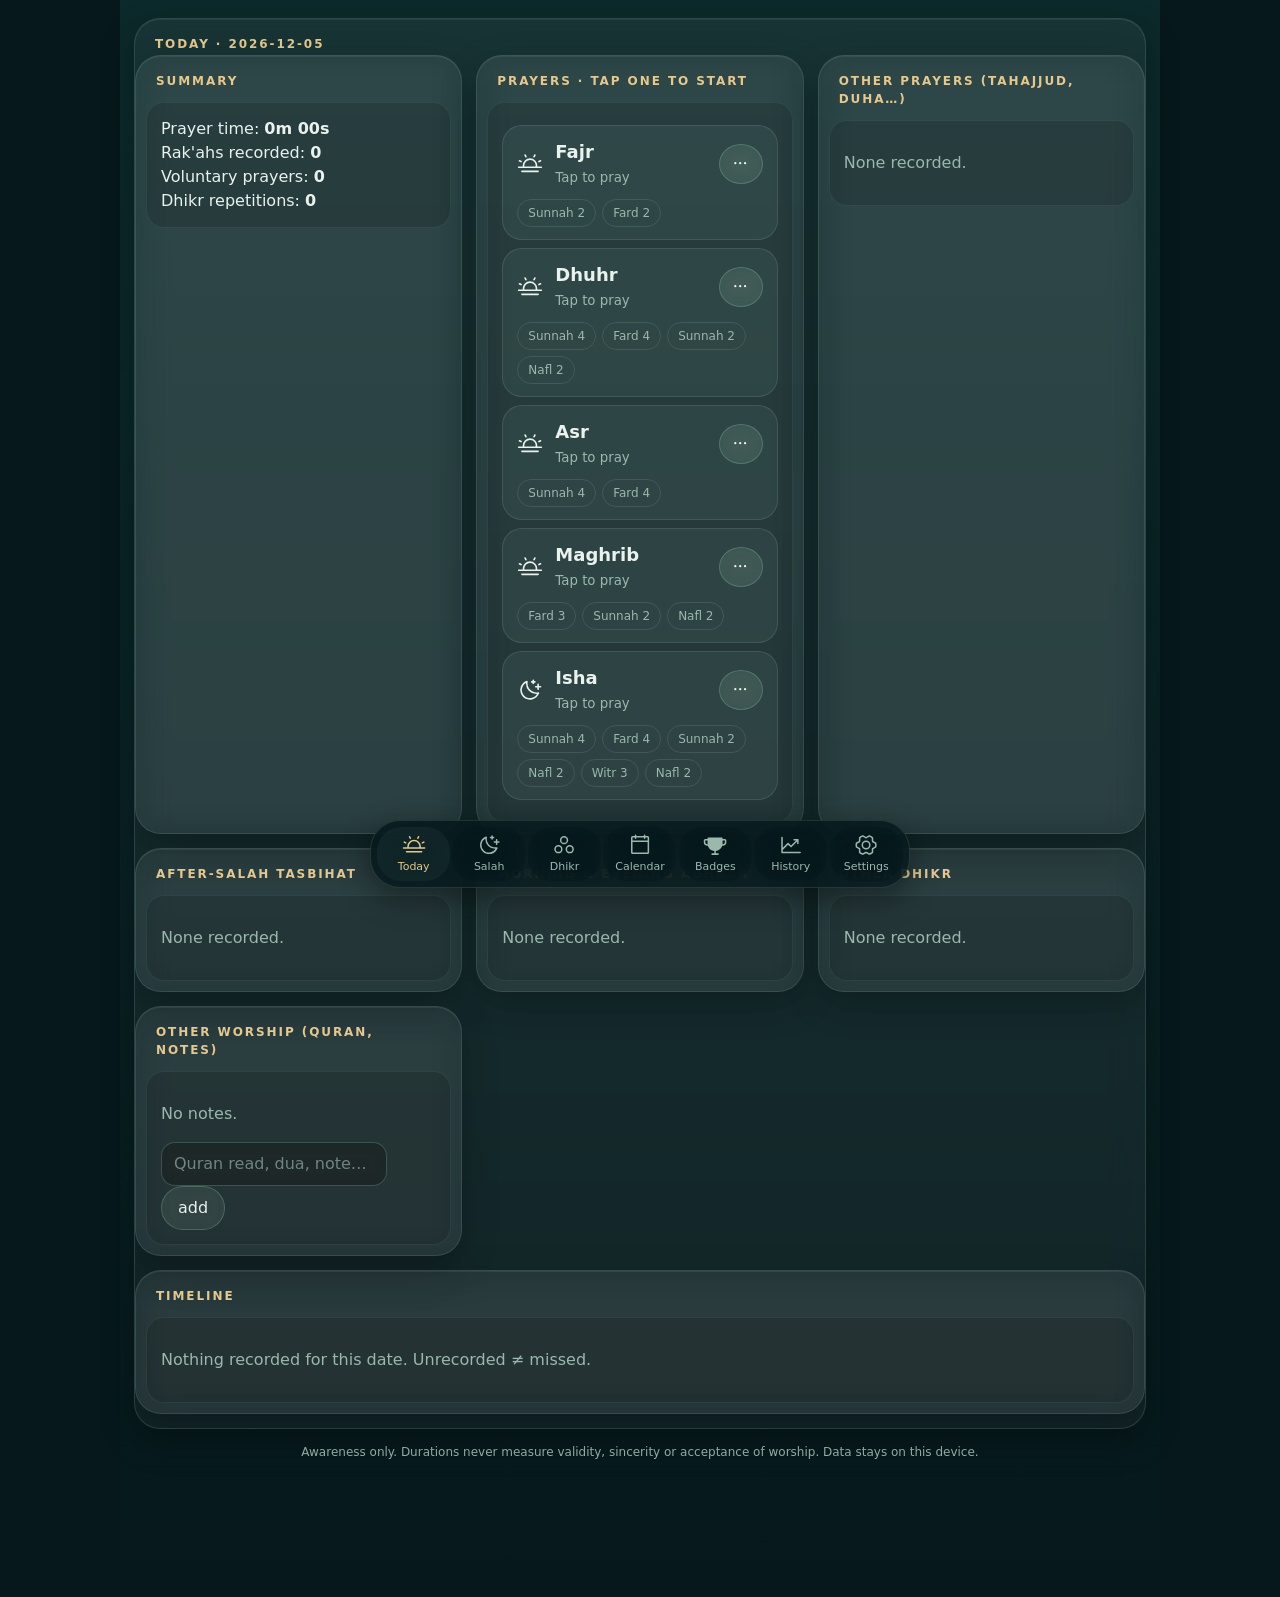
<file: salah-journal-v5/index.html>
<!doctype html><html lang="en"><head><meta charset="utf-8"><meta name="viewport" content="width=device-width,initial-scale=1,viewport-fit=cover"><title>Salah Journal</title><meta name="theme-color" content="#0b2426"><link rel="manifest" href="manifest.webmanifest"><link rel="apple-touch-icon" href="apple-touch-icon.png"><link rel="icon" href="icon-192.png"><meta name="apple-mobile-web-app-capable" content="yes"><meta name="mobile-web-app-capable" content="yes"><meta name="apple-mobile-web-app-title" content="Salah Journal"><meta name="apple-mobile-web-app-status-bar-style" content="black-translucent"><script>try{var t=localStorage.theme;if(t)document.documentElement.dataset.theme=t}catch(e){}</script><link rel="stylesheet" href="style.css"></head><body><div id="sp"><img src="icon-192.png" alt=""><b>Salah Journal</b><small>Prayers · Dhikr · Tasbihat</small></div><svg xmlns="http://www.w3.org/2000/svg" style="display:none"><symbol id="i-sun-horizon" viewBox="0 0 256 256"><path d="M240,152H199.55a73.54,73.54,0,0,0,.45-8,72,72,0,0,0-144,0,73.54,73.54,0,0,0,.45,8H16a8,8,0,0,0,0,16H240a8,8,0,0,0,0-16ZM72,144a56,56,0,1,1,111.41,8H72.59A56.13,56.13,0,0,1,72,144Zm144,56a8,8,0,0,1-8,8H48a8,8,0,0,1,0-16H208A8,8,0,0,1,216,200ZM72.84,43.58a8,8,0,0,1,14.32-7.16l8,16a8,8,0,0,1-14.32,7.16Zm-56,48.84a8,8,0,0,1,10.74-3.57l16,8a8,8,0,0,1-7.16,14.31l-16-8A8,8,0,0,1,16.84,92.42Zm192,15.16a8,8,0,0,1,3.58-10.73l16-8a8,8,0,1,1,7.16,14.31l-16,8a8,8,0,0,1-10.74-3.58Zm-48-55.16,8-16a8,8,0,0,1,14.32,7.16l-8,16a8,8,0,1,1-14.32-7.16Z"/></symbol><symbol id="i-moon-stars" viewBox="0 0 256 256"><path d="M240,96a8,8,0,0,1-8,8H216v16a8,8,0,0,1-16,0V104H184a8,8,0,0,1,0-16h16V72a8,8,0,0,1,16,0V88h16A8,8,0,0,1,240,96ZM144,56h8v8a8,8,0,0,0,16,0V56h8a8,8,0,0,0,0-16h-8V32a8,8,0,0,0-16,0v8h-8a8,8,0,0,0,0,16Zm72.77,97a8,8,0,0,1,1.43,8A96,96,0,1,1,95.07,37.8a8,8,0,0,1,10.6,9.06A88.07,88.07,0,0,0,209.14,150.33,8,8,0,0,1,216.77,153Zm-19.39,14.88c-1.79.09-3.59.14-5.38.14A104.11,104.11,0,0,1,88,64c0-1.79,0-3.59.14-5.38A80,80,0,1,0,197.38,167.86Z"/></symbol><symbol id="i-circles-three" viewBox="0 0 256 256"><path d="M172,76a44,44,0,1,0-44,44A44.05,44.05,0,0,0,172,76Zm-44,28a28,28,0,1,1,28-28A28,28,0,0,1,128,104Zm60,24a44,44,0,1,0,44,44A44.05,44.05,0,0,0,188,128Zm0,72a28,28,0,1,1,28-28A28,28,0,0,1,188,200ZM68,128a44,44,0,1,0,44,44A44.05,44.05,0,0,0,68,128Zm0,72a28,28,0,1,1,28-28A28,28,0,0,1,68,200Z"/></symbol><symbol id="i-calendar-blank" viewBox="0 0 256 256"><path d="M208,32H184V24a8,8,0,0,0-16,0v8H88V24a8,8,0,0,0-16,0v8H48A16,16,0,0,0,32,48V208a16,16,0,0,0,16,16H208a16,16,0,0,0,16-16V48A16,16,0,0,0,208,32ZM72,48v8a8,8,0,0,0,16,0V48h80v8a8,8,0,0,0,16,0V48h24V80H48V48ZM208,208H48V96H208V208Z"/></symbol><symbol id="i-chart-line-up" viewBox="0 0 256 256"><path d="M232,208a8,8,0,0,1-8,8H32a8,8,0,0,1-8-8V48a8,8,0,0,1,16,0V156.69l50.34-50.35a8,8,0,0,1,11.32,0L128,132.69,180.69,80H160a8,8,0,0,1,0-16h40a8,8,0,0,1,8,8v40a8,8,0,0,1-16,0V91.31l-58.34,58.35a8,8,0,0,1-11.32,0L96,123.31l-56,56V200H224A8,8,0,0,1,232,208Z"/></symbol><symbol id="i-gear-six" viewBox="0 0 256 256"><path d="M128,80a48,48,0,1,0,48,48A48.05,48.05,0,0,0,128,80Zm0,80a32,32,0,1,1,32-32A32,32,0,0,1,128,160Zm109.94-52.79a8,8,0,0,0-3.89-5.4l-29.83-17-.12-33.62a8,8,0,0,0-2.83-6.08,111.91,111.91,0,0,0-36.72-20.67,8,8,0,0,0-6.46.59L128,41.85,97.88,25a8,8,0,0,0-6.47-.6A112.1,112.1,0,0,0,54.73,45.15a8,8,0,0,0-2.83,6.07l-.15,33.65-29.83,17a8,8,0,0,0-3.89,5.4,106.47,106.47,0,0,0,0,41.56,8,8,0,0,0,3.89,5.4l29.83,17,.12,33.62a8,8,0,0,0,2.83,6.08,111.91,111.91,0,0,0,36.72,20.67,8,8,0,0,0,6.46-.59L128,214.15,158.12,231a7.91,7.91,0,0,0,3.9,1,8.09,8.09,0,0,0,2.57-.42,112.1,112.1,0,0,0,36.68-20.73,8,8,0,0,0,2.83-6.07l.15-33.65,29.83-17a8,8,0,0,0,3.89-5.4A106.47,106.47,0,0,0,237.94,107.21Zm-15,34.91-28.57,16.25a8,8,0,0,0-3,3c-.58,1-1.19,2.06-1.81,3.06a7.94,7.94,0,0,0-1.22,4.21l-.15,32.25a95.89,95.89,0,0,1-25.37,14.3L134,199.13a8,8,0,0,0-3.91-1h-.19c-1.21,0-2.43,0-3.64,0a8.08,8.08,0,0,0-4.1,1l-28.84,16.1A96,96,0,0,1,67.88,201l-.11-32.2a8,8,0,0,0-1.22-4.22c-.62-1-1.23-2-1.8-3.06a8.09,8.09,0,0,0-3-3.06l-28.6-16.29a90.49,90.49,0,0,1,0-28.26L61.67,97.63a8,8,0,0,0,3-3c.58-1,1.19-2.06,1.81-3.06a7.94,7.94,0,0,0,1.22-4.21l.15-32.25a95.89,95.89,0,0,1,25.37-14.3L122,56.87a8,8,0,0,0,4.1,1c1.21,0,2.43,0,3.64,0a8.08,8.08,0,0,0,4.1-1l28.84-16.1A96,96,0,0,1,188.12,55l.11,32.2a8,8,0,0,0,1.22,4.22c.62,1,1.23,2,1.8,3.06a8.09,8.09,0,0,0,3,3.06l28.6,16.29A90.49,90.49,0,0,1,222.9,142.12Z"/></symbol><symbol id="i-play" viewBox="0 0 256 256"><path d="M240,128a15.74,15.74,0,0,1-7.6,13.51L88.32,229.65a16,16,0,0,1-16.2.3A15.86,15.86,0,0,1,64,216.13V39.87a15.86,15.86,0,0,1,8.12-13.82,16,16,0,0,1,16.2.3L232.4,114.49A15.74,15.74,0,0,1,240,128Z"/></symbol><symbol id="i-pause" viewBox="0 0 256 256"><path d="M216,48V208a16,16,0,0,1-16,16H160a16,16,0,0,1-16-16V48a16,16,0,0,1,16-16h40A16,16,0,0,1,216,48ZM96,32H56A16,16,0,0,0,40,48V208a16,16,0,0,0,16,16H96a16,16,0,0,0,16-16V48A16,16,0,0,0,96,32Z"/></symbol><symbol id="i-stop" viewBox="0 0 256 256"><path d="M216,56V200a16,16,0,0,1-16,16H56a16,16,0,0,1-16-16V56A16,16,0,0,1,56,40H200A16,16,0,0,1,216,56Z"/></symbol><symbol id="i-plus" viewBox="0 0 256 256"><path d="M228,128a12,12,0,0,1-12,12H140v76a12,12,0,0,1-24,0V140H40a12,12,0,0,1,0-24h76V40a12,12,0,0,1,24,0v76h76A12,12,0,0,1,228,128Z"/></symbol><symbol id="i-minus" viewBox="0 0 256 256"><path d="M228,128a12,12,0,0,1-12,12H40a12,12,0,0,1,0-24H216A12,12,0,0,1,228,128Z"/></symbol><symbol id="i-bell" viewBox="0 0 256 256"><path d="M221.8,175.94C216.25,166.38,208,139.33,208,104a80,80,0,1,0-160,0c0,35.34-8.26,62.38-13.81,71.94A16,16,0,0,0,48,200H88.81a40,40,0,0,0,78.38,0H208a16,16,0,0,0,13.8-24.06ZM128,216a24,24,0,0,1-22.62-16h45.24A24,24,0,0,1,128,216ZM48,184c7.7-13.24,16-43.92,16-80a64,64,0,1,1,128,0c0,36.05,8.28,66.73,16,80Z"/></symbol><symbol id="i-bell-slash" viewBox="0 0 256 256"><path d="M53.92,34.62A8,8,0,1,0,42.08,45.38L58.82,63.8A79.59,79.59,0,0,0,48,104c0,35.34-8.26,62.38-13.81,71.94A16,16,0,0,0,48,200H88.8a40,40,0,0,0,78.4,0h15.44l19.44,21.38a8,8,0,1,0,11.84-10.76ZM128,216a24,24,0,0,1-22.62-16h45.24A24,24,0,0,1,128,216ZM48,184c7.7-13.24,16-43.92,16-80a63.65,63.65,0,0,1,6.26-27.62L168.09,184Zm166-4.73a8.13,8.13,0,0,1-2.93.55,8,8,0,0,1-7.44-5.08C196.35,156.19,192,129.75,192,104A64,64,0,0,0,96.43,48.31a8,8,0,0,1-7.9-13.91A80,80,0,0,1,208,104c0,35.35,8.05,58.59,10.52,64.88A8,8,0,0,1,214,179.25Z"/></symbol><symbol id="i-check-circle" viewBox="0 0 256 256"><path d="M128,24A104,104,0,1,0,232,128,104.11,104.11,0,0,0,128,24Zm45.66,85.66-56,56a8,8,0,0,1-11.32,0l-24-24a8,8,0,0,1,11.32-11.32L112,148.69l50.34-50.35a8,8,0,0,1,11.32,11.32Z"/></symbol><symbol id="i-circle-half" viewBox="0 0 256 256"><path d="M128,24A104,104,0,1,0,232,128,104.11,104.11,0,0,0,128,24ZM40,128a88.1,88.1,0,0,1,88-88V216A88.1,88.1,0,0,1,40,128Z"/></symbol><symbol id="i-x-circle" viewBox="0 0 256 256"><path d="M128,24A104,104,0,1,0,232,128,104.11,104.11,0,0,0,128,24Zm37.66,130.34a8,8,0,0,1-11.32,11.32L128,139.31l-26.34,26.35a8,8,0,0,1-11.32-11.32L116.69,128,90.34,101.66a8,8,0,0,1,11.32-11.32L128,116.69l26.34-26.35a8,8,0,0,1,11.32,11.32L139.31,128Z"/></symbol><symbol id="i-arrow-counter-clockwise" viewBox="0 0 256 256"><path d="M228,128a100,100,0,0,1-98.66,100H128a99.39,99.39,0,0,1-68.62-27.29,12,12,0,0,1,16.48-17.45,76,76,0,1,0-1.57-109c-.13.13-.25.25-.39.37L54.89,92H72a12,12,0,0,1,0,24H24a12,12,0,0,1-12-12V56a12,12,0,0,1,24,0V76.72L57.48,57.06A100,100,0,0,1,228,128Z"/></symbol><symbol id="i-trophy" viewBox="0 0 256 256"><path d="M232,64H208V56a8,8,0,0,0-8-8H56a8,8,0,0,0-8,8v8H24A16,16,0,0,0,8,80V96a40,40,0,0,0,40,40h3.65A80.13,80.13,0,0,0,120,191.61V216H96a8,8,0,0,0,0,16h64a8,8,0,0,0,0-16H136V191.58c31.94-3.23,58.44-25.64,68.08-55.58H208a40,40,0,0,0,40-40V80A16,16,0,0,0,232,64ZM48,120A24,24,0,0,1,24,96V80H48v32q0,4,.39,8ZM232,96a24,24,0,0,1-24,24h-.5a81.81,81.81,0,0,0,.5-8.9V80h24Z"/></symbol><symbol id="i-star" viewBox="0 0 256 256"><path d="M239.18,97.26A16.38,16.38,0,0,0,224.92,86l-59-4.76L143.14,26.15a16.36,16.36,0,0,0-30.27,0L90.11,81.23,31.08,86a16.46,16.46,0,0,0-9.37,28.86l45,38.83L53,211.75a16.38,16.38,0,0,0,24.5,17.82L128,198.49l50.53,31.08A16.4,16.4,0,0,0,203,211.75l-13.76-58.07,45-38.83A16.43,16.43,0,0,0,239.18,97.26Zm-15.34,5.47-48.7,42a8,8,0,0,0-2.56,7.91l14.88,62.8a.37.37,0,0,1-.17.48c-.18.14-.23.11-.38,0l-54.72-33.65a8,8,0,0,0-8.38,0L69.09,215.94c-.15.09-.19.12-.38,0a.37.37,0,0,1-.17-.48l14.88-62.8a8,8,0,0,0-2.56-7.91l-48.7-42c-.12-.1-.23-.19-.13-.5s.18-.27.33-.29l63.92-5.16A8,8,0,0,0,103,91.86l24.62-59.61c.08-.17.11-.25.35-.25s.27.08.35.25L153,91.86a8,8,0,0,0,6.75,4.92l63.92,5.16c.15,0,.24,0,.33.29S224,102.63,223.84,102.73Z"/></symbol><symbol id="i-star-fill" viewBox="0 0 256 256"><path d="M234.29,114.85l-45,38.83L203,211.75a16.4,16.4,0,0,1-24.5,17.82L128,198.49,77.47,229.57A16.4,16.4,0,0,1,53,211.75l13.76-58.07-45-38.83A16.46,16.46,0,0,1,31.08,86l59-4.76,22.76-55.08a16.36,16.36,0,0,1,30.27,0l22.75,55.08,59,4.76a16.46,16.46,0,0,1,9.37,28.86Z"/></symbol><symbol id="i-caret-left" viewBox="0 0 256 256"><path d="M168.49,199.51a12,12,0,0,1-17,17l-80-80a12,12,0,0,1,0-17l80-80a12,12,0,0,1,17,17L97,128Z"/></symbol><symbol id="i-caret-right" viewBox="0 0 256 256"><path d="M184.49,136.49l-80,80a12,12,0,0,1-17-17L159,128,87.51,56.49a12,12,0,1,1,17-17l80,80A12,12,0,0,1,184.49,136.49Z"/></symbol><symbol id="i-caret-double-left" viewBox="0 0 256 256"><path d="M208.49,199.51a12,12,0,0,1-17,17l-80-80a12,12,0,0,1,0-17l80-80a12,12,0,0,1,17,17L137,128ZM57,128l71.52-71.51a12,12,0,0,0-17-17l-80,80a12,12,0,0,0,0,17l80,80a12,12,0,0,0,17-17Z"/></symbol><symbol id="i-caret-double-right" viewBox="0 0 256 256"><path d="M144.49,136.49l-80,80a12,12,0,0,1-17-17L119,128,47.51,56.49a12,12,0,0,1,17-17l80,80A12,12,0,0,1,144.49,136.49Zm80-17-80-80a12,12,0,1,0-17,17L199,128l-71.52,71.51a12,12,0,0,0,17,17l80-80A12,12,0,0,0,224.49,119.51Z"/></symbol><symbol id="i-speaker-high" viewBox="0 0 256 256"><path d="M155.51,24.81a8,8,0,0,0-8.42.88L77.25,80H32A16,16,0,0,0,16,96v64a16,16,0,0,0,16,16H77.25l69.84,54.31A8,8,0,0,0,160,224V32A8,8,0,0,0,155.51,24.81ZM32,96H72v64H32ZM144,207.64,88,164.09V91.91l56-43.55Zm54-106.08a40,40,0,0,1,0,52.88,8,8,0,0,1-12-10.58,24,24,0,0,0,0-31.72,8,8,0,0,1,12-10.58ZM248,128a79.9,79.9,0,0,1-20.37,53.34,8,8,0,0,1-11.92-10.67,64,64,0,0,0,0-85.33,8,8,0,1,1,11.92-10.67A79.83,79.83,0,0,1,248,128Z"/></symbol><symbol id="i-sliders-horizontal" viewBox="0 0 256 256"><path d="M40,88H73a32,32,0,0,0,62,0h81a8,8,0,0,0,0-16H135a32,32,0,0,0-62,0H40a8,8,0,0,0,0,16Zm64-24A16,16,0,1,1,88,80,16,16,0,0,1,104,64ZM216,168H199a32,32,0,0,0-62,0H40a8,8,0,0,0,0,16h97a32,32,0,0,0,62,0h17a8,8,0,0,0,0-16Zm-48,24a16,16,0,1,1,16-16A16,16,0,0,1,168,192Z"/></symbol><symbol id="i-floppy-disk" viewBox="0 0 256 256"><path d="M219.31,72,184,36.69A15.86,15.86,0,0,0,172.69,32H48A16,16,0,0,0,32,48V208a16,16,0,0,0,16,16H208a16,16,0,0,0,16-16V83.31A15.86,15.86,0,0,0,219.31,72ZM168,208H88V152h80Zm40,0H184V152a16,16,0,0,0-16-16H88a16,16,0,0,0-16,16v56H48V48H172.69L208,83.31ZM160,72a8,8,0,0,1-8,8H96a8,8,0,0,1,0-16h56A8,8,0,0,1,160,72Z"/></symbol><symbol id="i-pencil-simple" viewBox="0 0 256 256"><path d="M227.31,73.37,182.63,28.68a16,16,0,0,0-22.63,0L36.69,152A15.86,15.86,0,0,0,32,163.31V208a16,16,0,0,0,16,16H92.69A15.86,15.86,0,0,0,104,219.31L227.31,96a16,16,0,0,0,0-22.63ZM92.69,208H48V163.31l88-88L180.69,120ZM192,108.68,147.31,64l24-24L216,84.68Z"/></symbol><symbol id="i-trash" viewBox="0 0 256 256"><path d="M216,48H176V40a24,24,0,0,0-24-24H104A24,24,0,0,0,80,40v8H40a8,8,0,0,0,0,16h8V208a16,16,0,0,0,16,16H192a16,16,0,0,0,16-16V64h8a8,8,0,0,0,0-16ZM96,40a8,8,0,0,1,8-8h48a8,8,0,0,1,8,8v8H96Zm96,168H64V64H192ZM112,104v64a8,8,0,0,1-16,0V104a8,8,0,0,1,16,0Zm48,0v64a8,8,0,0,1-16,0V104a8,8,0,0,1,16,0Z"/></symbol><symbol id="i-download-simple" viewBox="0 0 256 256"><path d="M224,144v64a8,8,0,0,1-8,8H40a8,8,0,0,1-8-8V144a8,8,0,0,1,16,0v56H208V144a8,8,0,0,1,16,0Zm-101.66,5.66a8,8,0,0,0,11.32,0l40-40a8,8,0,0,0-11.32-11.32L136,124.69V32a8,8,0,0,0-16,0v92.69L93.66,98.34a8,8,0,0,0-11.32,11.32Z"/></symbol><symbol id="i-upload-simple" viewBox="0 0 256 256"><path d="M224,144v64a8,8,0,0,1-8,8H40a8,8,0,0,1-8-8V144a8,8,0,0,1,16,0v56H208V144a8,8,0,0,1,16,0ZM93.66,77.66,120,51.31V144a8,8,0,0,0,16,0V51.31l26.34,26.35a8,8,0,0,0,11.32-11.32l-40-40a8,8,0,0,0-11.32,0l-40,40A8,8,0,0,0,93.66,77.66Z"/></symbol><symbol id="i-music-notes" viewBox="0 0 256 256"><path d="M212.92,17.69a8,8,0,0,0-6.86-1.45l-128,32A8,8,0,0,0,72,56V166.08A36,36,0,1,0,88,196V110.25l112-28v51.83A36,36,0,1,0,216,164V24A8,8,0,0,0,212.92,17.69ZM52,216a20,20,0,1,1,20-20A20,20,0,0,1,52,216ZM88,93.75V62.25l112-28v31.5ZM180,184a20,20,0,1,1,20-20A20,20,0,0,1,180,184Z"/></symbol><symbol id="i-clock" viewBox="0 0 256 256"><path d="M128,24A104,104,0,1,0,232,128,104.11,104.11,0,0,0,128,24Zm0,192a88,88,0,1,1,88-88A88.1,88.1,0,0,1,128,216Zm64-88a8,8,0,0,1-8,8H128a8,8,0,0,1-8-8V72a8,8,0,0,1,16,0v48h48A8,8,0,0,1,192,128Z"/></symbol><symbol id="i-x" viewBox="0 0 256 256"><path d="M208.49,191.51a12,12,0,0,1-17,17L128,145,64.49,208.49a12,12,0,0,1-17-17L111,128,47.51,64.49a12,12,0,0,1,17-17L128,111l63.51-63.52a12,12,0,0,1,17,17L145,128Z"/></symbol><symbol id="i-check" viewBox="0 0 256 256"><path d="M232.49,80.49l-128,128a12,12,0,0,1-17,0l-56-56a12,12,0,1,1,17-17L96,183,215.51,63.51a12,12,0,0,1,17,17Z"/></symbol><symbol id="i-hand-heart" viewBox="0 0 256 256"><path d="M230.33,141.06a24.34,24.34,0,0,0-18.61-4.77C230.5,117.33,240,98.48,240,80c0-26.47-21.29-48-47.46-48A47.58,47.58,0,0,0,156,48.75,47.58,47.58,0,0,0,119.46,32C93.29,32,72,53.53,72,80c0,11,3.24,21.69,10.06,33a31.87,31.87,0,0,0-14.75,8.4L44.69,144H16A16,16,0,0,0,0,160v40a16,16,0,0,0,16,16H120a7.93,7.93,0,0,0,1.94-.24l64-16a6.94,6.94,0,0,0,1.19-.4L226,182.82l.44-.2a24.6,24.6,0,0,0,3.93-41.56ZM119.46,48A31.15,31.15,0,0,1,148.6,67a8,8,0,0,0,14.8,0,31.15,31.15,0,0,1,29.14-19C209.59,48,224,62.65,224,80c0,19.51-15.79,41.58-45.66,63.9l-11.09,2.55A28,28,0,0,0,140,112H100.68C92.05,100.36,88,90.12,88,80,88,62.65,102.41,48,119.46,48ZM16,160H40v40H16Zm203.43,8.21-38,16.18L119,200H56V155.31l22.63-22.62A15.86,15.86,0,0,1,89.94,128H140a12,12,0,0,1,0,24H112a8,8,0,0,0,0,16h32a8.32,8.32,0,0,0,1.79-.2l67-15.41.31-.08a8.6,8.6,0,0,1,6.3,15.9Z"/></symbol><symbol id="i-book-open" viewBox="0 0 256 256"><path d="M232,48H160a40,40,0,0,0-32,16A40,40,0,0,0,96,48H24a8,8,0,0,0-8,8V200a8,8,0,0,0,8,8H96a24,24,0,0,1,24,24,8,8,0,0,0,16,0,24,24,0,0,1,24-24h72a8,8,0,0,0,8-8V56A8,8,0,0,0,232,48ZM96,192H32V64H96a24,24,0,0,1,24,24V200A39.81,39.81,0,0,0,96,192Zm128,0H160a39.81,39.81,0,0,0-24,8V88a24,24,0,0,1,24-24h64Z"/></symbol><symbol id="i-copy" viewBox="0 0 256 256"><path d="M216,32H88a8,8,0,0,0-8,8V80H40a8,8,0,0,0-8,8V216a8,8,0,0,0,8,8H168a8,8,0,0,0,8-8V176h40a8,8,0,0,0,8-8V40A8,8,0,0,0,216,32ZM160,208H48V96H160Zm48-48H176V88a8,8,0,0,0-8-8H96V48H208Z"/></symbol><symbol id="i-timer" viewBox="0 0 256 256"><path d="M128,40a96,96,0,1,0,96,96A96.11,96.11,0,0,0,128,40Zm0,176a80,80,0,1,1,80-80A80.09,80.09,0,0,1,128,216ZM173.66,90.34a8,8,0,0,1,0,11.32l-40,40a8,8,0,0,1-11.32-11.32l40-40A8,8,0,0,1,173.66,90.34ZM96,16a8,8,0,0,1,8-8h48a8,8,0,0,1,0,16H104A8,8,0,0,1,96,16Z"/></symbol><symbol id="i-dots-three" viewBox="0 0 256 256"><path d="M144,128a16,16,0,1,1-16-16A16,16,0,0,1,144,128ZM60,112a16,16,0,1,0,16,16A16,16,0,0,0,60,112Zm136,0a16,16,0,1,0,16,16A16,16,0,0,0,196,112Z"/></symbol></svg><main id="v"></main><p class="foot">Awareness only. Durations never measure validity, sincerity or acceptance of worship. Data stays on this device.</p><nav id="nav"></nav><div id="m"></div><div id="pz"></div><script src="app.js"></script><script src="badges.js"></script></body></html>
</file>
<file: salah-journal-v5/style.css>
/* Peaceful night-garden theme. Soft glass is a web approximation (backdrop-filter), not an official system. */
:root{--bg0:#06181b;--bg1:#0c2a2b;--tx:#e9f2ed;--mu:#9bb8ad;--gold:#e6c88c;--gold2:#cfa862;--sage:#8fcab2;--rose:#e8a093;--ln:rgba(190,232,214,.13);--sf:rgba(170,220,200,.065);--serif:"Iowan Old Style","Palatino Linotype",Palatino,"Noto Serif",Georgia,serif}
*{box-sizing:border-box;-webkit-tap-highlight-color:transparent}
html{background:var(--bg0)}
body{margin:0 auto;padding:18px 14px 124px;max-width:1040px;min-height:100vh;color:var(--tx);font:16px/1.5 system-ui,-apple-system,"Segoe UI",Roboto,sans-serif;
background:radial-gradient(ellipse 60% 38% at 88% 0,rgba(230,200,140,.16),transparent 70%),radial-gradient(ellipse 80% 50% at 0 0,rgba(42,128,112,.30),transparent 70%),radial-gradient(ellipse 100% 60% at 50% 112%,rgba(30,100,90,.32),transparent 70%),linear-gradient(180deg,var(--bg1),var(--bg0));background-attachment:fixed}
body::before{content:"";position:fixed;inset:0;z-index:-1;opacity:.05;pointer-events:none;background:url("data:image/svg+xml,%3Csvg xmlns='http://www.w3.org/2000/svg' width='64' height='64'%3E%3Cpath d='M32 6l7 19 19 7-19 7-7 19-7-19-19-7 19-7z' fill='none' stroke='%23e6c88c' stroke-width='1'/%3E%3C/svg%3E")}
.i{width:1.15em;height:1.15em;fill:currentColor;vertical-align:-.2em;flex:none}
.win{border:1px solid var(--ln);border-radius:26px;background:linear-gradient(165deg,rgba(255,255,255,.075),rgba(255,255,255,.025));-webkit-backdrop-filter:blur(18px);backdrop-filter:blur(18px);box-shadow:0 12px 34px rgba(0,0,0,.28),inset 0 1px 0 rgba(255,255,255,.07);margin:0 0 14px;overflow:hidden}
.tb{padding:16px 20px 2px;font-size:12px;letter-spacing:.16em;text-transform:uppercase;color:var(--gold);font-weight:600}.tb span{display:none}
.in{margin:10px;padding:14px;background:rgba(0,0,0,.14);border:1px solid rgba(190,232,214,.08);border-radius:18px}
.grid{display:grid;grid-template-columns:repeat(auto-fit,minmax(300px,1fr));gap:0 14px}
button,select,input,textarea{font:inherit;color:var(--tx);border:1px solid rgba(143,202,178,.28);border-radius:999px;padding:9px 16px;background:rgba(143,202,178,.1);max-width:100%;-webkit-backdrop-filter:blur(8px);backdrop-filter:blur(8px)}
input,select,textarea{border-radius:14px;padding:9px 12px;background:rgba(0,0,0,.25);border-color:rgba(190,232,214,.18)}
::placeholder{color:rgba(155,184,173,.65)}option{color:#10201f;background:#e9f2ed}input[type=date],input[type=time]{color-scheme:dark}
input[type=number]{width:84px}input[type=checkbox]{width:20px;height:20px;accent-color:var(--gold);padding:0}input[type=range]{padding:0;width:100%;accent-color:var(--gold)}
button{cursor:pointer;font-weight:500;min-height:44px;display:inline-flex;align-items:center;justify-content:center;gap:7px;transition:transform .15s,background .2s}button:hover{background:rgba(143,202,178,.18)}button:active{transform:scale(.97)}
button.y,.tap{background:linear-gradient(180deg,#f2dcaa,#d6b273);color:#1a2a22;border-color:transparent;font-weight:650;box-shadow:0 6px 20px rgba(214,178,115,.22)}
.tap{width:100%;font-size:24px;min-height:84px;border-radius:26px}
.row{padding:11px 13px;margin:7px 0;border:1px solid var(--ln);border-radius:16px;background:var(--sf);cursor:pointer}
.bar{height:7px;border-radius:8px;background:rgba(255,255,255,.1);overflow:hidden;margin:6px 0}.bar b{display:block;height:100%;background:linear-gradient(90deg,var(--sage),var(--gold));border-radius:8px}
.ar{font-family:"Noto Naskh Arabic",Amiri,"Scheherazade New","Traditional Arabic",serif;font-size:28px;direction:rtl;line-height:2;text-align:right;color:#f4ebd3}
.big{font-family:var(--serif);font-size:68px;font-weight:300;text-align:center;margin:8px 0}
.modal{position:fixed;inset:0;background:rgba(2,12,14,.7);-webkit-backdrop-filter:blur(8px);backdrop-filter:blur(8px);overflow:auto;padding:14px;z-index:30}.modal .win{max-width:680px;margin:auto;background:linear-gradient(165deg,#12332f,#0b2224)}
.cal{display:grid;grid-template-columns:repeat(7,1fr);gap:5px}.cal div{border:1px solid var(--ln);border-radius:14px;min-height:52px;background:var(--sf);padding:4px 6px;cursor:pointer;font-size:13px}.cal .h{border:0;background:none;cursor:default;font-weight:600;color:var(--mu);min-height:0}
table{border-collapse:collapse;width:100%;font-size:14px}td,th{border-bottom:1px solid var(--ln);padding:7px 6px}
small,.mut{color:var(--mu)}.foot{text-align:center;font-size:12px;color:var(--mu)}hr{border:0;border-top:1px solid var(--ln)}
.st-ok{color:var(--sage);font-weight:600}.st-miss{color:var(--rose);font-weight:600}.st-par{color:var(--gold);font-weight:600}
nav{position:fixed;left:50%;transform:translateX(-50%);bottom:calc(12px + env(safe-area-inset-bottom));width:calc(100% - 24px);max-width:540px;display:flex;gap:2px;padding:6px;border-radius:30px;background:rgba(6,24,27,.78);-webkit-backdrop-filter:blur(24px);backdrop-filter:blur(24px);border:1px solid var(--ln);box-shadow:0 10px 30px rgba(0,0,0,.4);z-index:10}
nav button{flex:1;min-height:54px;padding:4px 0;border:0;background:transparent;border-radius:24px;font-size:11px;flex-direction:column;gap:2px;color:var(--mu);box-shadow:none}nav button b{font-size:21px;line-height:1;display:flex}nav button.on{background:rgba(230,200,140,.14);color:var(--gold)}
.hero{padding:14px 8px 4px}.hero h1{font-family:var(--serif);font-size:44px;font-weight:400;margin:.15em 0;letter-spacing:-.01em}
.chip{display:inline-block;padding:4px 14px;border-radius:999px;background:rgba(230,200,140,.12);border:1px solid rgba(230,200,140,.3);color:var(--gold);font-size:13px}
.go{display:flex;margin:22px auto 8px;width:132px;height:132px;border-radius:50%;background:radial-gradient(circle at 35% 25%,#f8e6b8,#d6b273);color:#1a2a22;font-size:54px;padding:0 0 0 6px;border:0;box-shadow:0 0 0 10px rgba(230,200,140,.1),0 0 70px rgba(230,200,140,.25);animation:br 4s ease-in-out infinite}
@keyframes br{50%{box-shadow:0 0 0 18px rgba(230,200,140,.06),0 0 90px rgba(230,200,140,.32)}}
.chips{display:flex;flex-wrap:wrap;gap:8px;margin:8px 0}
.chips button.y{padding:9px 16px}
#pz{display:none;position:fixed;inset:0;z-index:50;flex-direction:column;align-items:center;justify-content:center;gap:12px;text-align:center;padding:20px;background:radial-gradient(ellipse 70% 40% at 80% 0,rgba(230,200,140,.2),transparent 70%),radial-gradient(ellipse 90% 60% at 50% 110%,rgba(42,128,112,.4),transparent 70%),linear-gradient(180deg,#0e2e2e,#051416)}
#pz h2{font-family:var(--serif);font-size:36px;font-weight:400;margin:0}.ringw{position:relative;width:min(70vw,290px);aspect-ratio:1}.ringw svg{width:100%;transform:rotate(-90deg)}.rb,.rf{fill:none;stroke-width:3.5}.rb{stroke:rgba(255,255,255,.1)}.rf{stroke:var(--gold);stroke-linecap:round;stroke-dasharray:339.3;transition:stroke-dashoffset .25s linear}
#pzt{position:absolute;inset:0;display:flex;align-items:center;justify-content:center;font-family:var(--serif);font-size:70px;font-weight:300}.ctl{display:flex;gap:10px}
@media(max-width:600px){.hero h1{font-size:36px}.ar{font-size:24px}}
@media(prefers-reduced-motion:reduce){*{animation:none!important;transition:none!important}}
@media(prefers-reduced-transparency:reduce){.win,nav,.modal{-webkit-backdrop-filter:none;backdrop-filter:none}.win{background:#10302e}}

/* ===== THEME SYSTEM: every surface uses variables ===== */
:root{--card:rgba(255,255,255,.05);--in:rgba(0,0,0,.14);--fld:rgba(0,0,0,.25);--btn:rgba(143,202,178,.1);--btnb:rgba(143,202,178,.28);--acc1:#f2dcaa;--acc2:#d6b273;--on:#1a2a22;--navbg:rgba(6,24,27,.82);--modal:#0f2b2c;--arc:#f4ebd3;--ov:rgba(2,12,14,.72);color-scheme:dark}
[data-theme=paper]{--bg0:#f1ebdd;--bg1:#fbf8f1;--tx:#1d2b27;--mu:#55645d;--gold:#8a5a12;--gold2:#a3721f;--sage:#1d724f;--rose:#b23a3a;--ln:rgba(29,43,39,.17);--sf:rgba(29,43,39,.05);--card:#fff;--in:rgba(29,43,39,.045);--fld:#fff;--btn:#fff;--btnb:rgba(29,43,39,.3);--acc1:#1f6f5c;--acc2:#175a4a;--on:#fff;--navbg:rgba(255,255,255,.94);--modal:#fbf8f1;--arc:#12302a;--ov:rgba(20,30,26,.45);color-scheme:light}
[data-theme=sand]{--bg0:#ecdcbc;--bg1:#f7ecd5;--tx:#33260f;--mu:#675538;--gold:#8a5206;--gold2:#a86a14;--sage:#2f6b3f;--rose:#a5352b;--ln:rgba(51,38,15,.2);--sf:rgba(51,38,15,.06);--card:#fffaf0;--in:rgba(51,38,15,.05);--fld:#fffdf7;--btn:#fffaf0;--btnb:rgba(51,38,15,.32);--acc1:#8a5206;--acc2:#6e4104;--on:#fff;--navbg:rgba(255,250,240,.95);--modal:#f7ecd5;--arc:#2b1d06;--ov:rgba(40,28,8,.45);color-scheme:light}
[data-theme=ocean]{--bg0:#060f24;--bg1:#0d2147;--tx:#e8eefb;--mu:#9db0d3;--gold:#8fc2ff;--gold2:#5b9cf0;--sage:#7fd8c0;--rose:#f09aa0;--acc1:#a9d1ff;--acc2:#5b9cf0;--on:#07142e;--navbg:rgba(6,15,36,.88);--modal:#0f2550;--arc:#eef4ff;--btn:rgba(143,194,255,.1);--btnb:rgba(143,194,255,.3)}
[data-theme=amoled]{--bg0:#000;--bg1:#080808;--tx:#f2f2f2;--mu:#a0a0a0;--card:rgba(255,255,255,.045);--in:rgba(255,255,255,.04);--fld:#111;--navbg:rgba(0,0,0,.92);--modal:#101010;--btn:rgba(255,255,255,.07);--btnb:rgba(255,255,255,.2)}
[data-theme=rose]{--bg0:#1d0f17;--bg1:#34182a;--tx:#f8e9ef;--mu:#cfa9ba;--gold:#f2a7c0;--gold2:#d9759d;--sage:#9fdcc1;--rose:#ff9a9a;--acc1:#f8c3d5;--acc2:#d9759d;--on:#2a0f1d;--navbg:rgba(29,15,23,.88);--modal:#3a1a2e;--arc:#fff0f5;--btn:rgba(242,167,192,.1);--btnb:rgba(242,167,192,.3)}
html{background:var(--bg0)}body{background:linear-gradient(180deg,var(--bg1),var(--bg0));color:var(--tx)}body::before{display:none}body.mo{overflow:hidden}
.win{background:var(--card)}.in{background:var(--in)}
button,select,input,textarea{color:var(--tx);background:var(--btn);border-color:var(--btnb)}input,select,textarea{background:var(--fld)}input[type=date],input[type=time]{color-scheme:inherit}option{color:#10201f;background:#fff}
button.y,.tap{background:linear-gradient(180deg,var(--acc1),var(--acc2));color:var(--on)}
.go{background:linear-gradient(145deg,var(--acc1),var(--acc2));color:var(--on)}
nav{background:var(--navbg)}nav button{background:transparent;color:var(--mu)}nav button.on{background:var(--sf);color:var(--gold)}
.modal{background:var(--ov);overscroll-behavior:contain}.modal .win{background:var(--modal);overflow:visible;max-width:680px}.ar{color:var(--arc)}
.rb{stroke:var(--ln)}.bar{background:var(--ln)}
#pz{background:linear-gradient(180deg,var(--bg1),var(--bg0));color:var(--tx)}
/* modal header / icon buttons */
.mh{display:flex;align-items:center;gap:10px;padding:10px 12px 0;position:sticky;top:0;z-index:3;background:var(--modal);border-radius:26px 26px 0 0}.mh b{font-family:var(--serif);font-size:21px;font-weight:500}
.ib{min-width:44px;width:44px;padding:0;border-radius:50%;flex:none}
h4{margin:16px 2px 8px;font-size:12px;letter-spacing:.14em;text-transform:uppercase;color:var(--gold)}h4.cu{color:var(--sage)}
/* prayer cards */
.pg{display:grid;grid-template-columns:repeat(auto-fill,minmax(150px,1fr));gap:10px}
.pcard{display:flex;align-items:center;gap:10px;text-align:left;justify-content:flex-start;min-height:66px;padding:10px 14px;border-radius:18px;background:var(--sf);border:1.5px solid var(--ln);color:var(--tx)}
.pcard span{display:block;min-width:0}.pcard b{display:block;font-weight:600}.pcard small{display:block;color:var(--mu);font-weight:400}
.pcard.on{border-color:var(--gold);background:color-mix(in srgb,var(--gold) 14%,transparent)}.pcard.cust{border-style:dashed;border-color:var(--sage)}.pcard.cust.on{border-style:solid}
.th{gap:8px}.th i{width:18px;height:18px;border-radius:50%;border:2px solid var(--ln);display:inline-block}.th.on{border-color:var(--gold);color:var(--gold)}
.chk{display:flex;gap:10px;align-items:flex-start;margin:14px 0}
/* sliders */
.sw{padding:12px;margin:10px 0;border:1px solid var(--ln);border-radius:18px;background:var(--sf)}.sh{display:flex;justify-content:space-between;align-items:center;gap:8px;margin-bottom:2px}.sh b{font-size:18px;color:var(--gold);white-space:nowrap}
.sr{display:flex;align-items:center;gap:8px}.sr input[type=number]{width:64px;text-align:center}.sw.off .sr,.sw.off .sh b{opacity:.4}.bl{display:flex;align-items:center;gap:4px;color:var(--mu)}
input[type=range]{-webkit-appearance:none;appearance:none;flex:1;min-width:0;height:44px;padding:0;border:0;background:transparent;touch-action:pan-y;--p:50%}
input[type=range]::-webkit-slider-runnable-track{height:12px;border-radius:9px;background:linear-gradient(90deg,var(--acc2) var(--p),var(--ln) var(--p))}
input[type=range]::-webkit-slider-thumb{-webkit-appearance:none;width:32px;height:32px;margin-top:-10px;border-radius:50%;background:linear-gradient(var(--acc1),var(--acc2));border:3px solid var(--bg1);box-shadow:0 2px 8px rgba(0,0,0,.4)}
input[type=range]::-moz-range-track{height:12px;border-radius:9px;background:var(--ln)}input[type=range]::-moz-range-progress{height:12px;border-radius:9px;background:var(--acc2)}
input[type=range]::-moz-range-thumb{width:26px;height:26px;border-radius:50%;background:var(--acc2);border:3px solid var(--bg1)}
/* HUGE rak'ah number */
#pz{gap:4px}.rkl{font-size:16px;letter-spacing:.35em;color:var(--mu);font-weight:700}.rkn{font-size:min(50vw,30vh);line-height:.95;font-weight:800;color:var(--gold);font-family:var(--serif)}.rko{font-size:26px;font-weight:600;color:var(--tx)}
#pz h2{font-size:34px;font-weight:600;margin:6px 0}#pz .ringw{width:min(42vw,170px)}#pzt{font-size:44px}
#ts{position:fixed;left:50%;bottom:calc(92px + env(safe-area-inset-bottom));transform:translate(-50%,16px);background:var(--modal);color:var(--tx);border:1px solid var(--ln);padding:10px 18px;border-radius:999px;opacity:0;pointer-events:none;transition:.25s;z-index:99;max-width:90vw;box-shadow:0 8px 24px rgba(0,0,0,.3)}#ts.on{opacity:1;transform:translate(-50%,0)}#ts.bad{border-color:var(--rose);color:var(--rose)}
/* splash */
#sp{position:fixed;inset:0;z-index:100;display:flex;flex-direction:column;align-items:center;justify-content:center;gap:8px;background:linear-gradient(180deg,#0e2e2e,#051416);color:#e9f2ed;transition:opacity .35s}#sp.x{opacity:0}#sp img{width:116px;height:116px;border-radius:28px;box-shadow:0 10px 40px rgba(0,0,0,.5)}#sp b{font:500 28px var(--serif);margin-top:10px}#sp small{color:#9bb8ad}
/* ===== badges ===== */
.bgh{display:flex;gap:14px;align-items:center}.bgp{text-align:center;min-width:76px}.bgp b{font-size:34px;line-height:1;color:var(--gold);display:block}
.bgt{display:flex;gap:6px;margin:0 10px 6px;overflow-x:auto;scrollbar-width:none}.bgt button{flex:1;flex-direction:column;gap:0;min-height:52px;padding:6px 10px;white-space:nowrap;border-radius:18px}.bgt button small{opacity:.75;font-size:11px}
.bgg{display:grid;grid-template-columns:repeat(auto-fill,minmax(112px,1fr));gap:8px;margin-top:10px}
.bgc{flex-direction:column;align-items:center;gap:3px;padding:10px 6px 9px;border-radius:18px;text-align:center;position:relative;overflow:hidden;background:var(--sf);justify-content:flex-start;min-height:0;height:100%}
.bgc b{font-size:13px;line-height:1.2}.bgc small{font-size:11px;line-height:1.25;color:var(--mu)}.bgc .bar{width:86%}.bgr{font-style:normal;font-size:11px;letter-spacing:.12em;text-transform:uppercase;font-weight:700}
.bgw{display:flex;transition:transform .25s cubic-bezier(.2,1.3,.4,1)}.bgc:hover .bgw{transform:translateY(-3px) scale(1.06)}
.bgc.lk .bgw{filter:grayscale(1) brightness(.8);opacity:.5}.bgc.lk b{opacity:.85}
.bgc.ok.t5::after,.bgc.ok.t4::after{content:"";position:absolute;inset:0;background:linear-gradient(115deg,transparent 40%,rgba(255,255,255,.28) 50%,transparent 60%);transform:translateX(-120%);animation:bgsh 4.5s ease-in-out infinite;pointer-events:none}
.bgd{text-align:center}.bgbig{display:flex;justify-content:center;animation:bgfl 4s ease-in-out infinite;filter:drop-shadow(0 10px 18px rgba(0,0,0,.35))}.bgbig.lk{filter:grayscale(1) brightness(.8) opacity(.55);animation:none}
.bgo{position:fixed;inset:0;z-index:99999;display:flex;align-items:center;justify-content:center;padding:20px;background:rgba(3,10,12,.78);-webkit-backdrop-filter:blur(8px);backdrop-filter:blur(8px);animation:bgin .3s ease-out}.bgo.out{animation:bgin .22s ease-in reverse forwards}
.bgo .rays{position:absolute;width:150vmax;height:150vmax;background:repeating-conic-gradient(rgba(255,255,255,.1) 0 5deg,transparent 5deg 15deg);-webkit-mask-image:radial-gradient(circle,#000 0,transparent 42%);mask-image:radial-gradient(circle,#000 0,transparent 42%);animation:bgsp 40s linear infinite;pointer-events:none}
.bgcard{position:relative;text-align:center;max-width:380px;color:#fff;animation:bgpop .6s cubic-bezier(.2,1.25,.4,1) both}.bgcard h2{margin:6px 0 4px;font-size:28px;line-height:1.15}.bgcard p{margin:0 0 16px;opacity:.85}
.bgk{letter-spacing:.2em;font-size:11px;opacity:.75;font-weight:700}
.bgbx{position:relative;width:200px;height:200px;margin:12px auto 4px;display:flex;align-items:center;justify-content:center}
.bgbig2{animation:bgbp .9s cubic-bezier(.17,1.6,.4,1) .15s both;filter:drop-shadow(0 12px 28px rgba(0,0,0,.5))}.bgo.t5 .bgbig2{filter:drop-shadow(0 0 26px rgba(255,210,94,.7))}.bgo.t4 .bgbig2{filter:drop-shadow(0 0 22px rgba(255,156,196,.6))}.bgo.t3 .bgbig2{filter:drop-shadow(0 0 16px rgba(185,160,240,.55))}
.bgring{position:absolute;inset:14px;border-radius:50%;border:2px solid rgba(255,255,255,.7);opacity:0;animation:bgrg 1.1s ease-out .3s}
.spk{position:absolute;left:50%;top:50%;width:var(--s);height:var(--s);margin:-3px;border-radius:50%;opacity:0;animation:bgsk 1.3s ease-out both}
@keyframes bgin{from{opacity:0}}@keyframes bgsp{to{transform:rotate(360deg)}}@keyframes bgsh{0%,55%{transform:translateX(-120%)}100%{transform:translateX(120%)}}@keyframes bgfl{50%{transform:translateY(-6px)}}
@keyframes bgpop{from{opacity:0;transform:translateY(24px) scale(.88)}}@keyframes bgbp{0%{transform:scale(.2) rotate(-14deg);opacity:0}100%{transform:none;opacity:1}}
@keyframes bgrg{0%{transform:scale(.5);opacity:.9}100%{transform:scale(1.7);opacity:0}}@keyframes bgsk{0%{transform:rotate(var(--a)) translateX(10px) scale(.2);opacity:1}100%{transform:rotate(var(--a)) translateX(var(--d)) scale(1);opacity:0}}
@media(prefers-reduced-motion:reduce){.bgo *,.bgc::after,.bgbig{animation:none!important}.spk{display:none}.bgbig2,.bgcard{opacity:1}}
.bgt button.y small{color:#1a2a22;opacity:.8}
/* ===== today cards / salah parts / stats / mobile slider ===== */
.pcd{padding:12px 14px;margin:8px 0;border:1px solid var(--ln);border-radius:20px;background:var(--sf);cursor:pointer;transition:transform .15s,background .2s}.pcd:active{transform:scale(.985)}.pcd.done{border-color:rgba(143,202,178,.45)}
.ph{display:flex;align-items:center;gap:12px}.ph>span{flex:1}.ph b{font-size:18px;display:block}.ph small{color:var(--mu)}.ph .ib{min-height:40px;width:40px;padding:0;border-radius:50%}
.pps{display:flex;flex-wrap:wrap;gap:6px;margin-top:10px}.sp{display:inline-flex;align-items:center;gap:4px;padding:4px 10px;border-radius:999px;font-size:12px;border:1px solid var(--ln);color:var(--mu)}.sp.ok{color:var(--sage);border-color:rgba(143,202,178,.5);background:rgba(143,202,178,.1)}.sp.par{color:var(--gold);border-color:rgba(230,200,140,.5)}
.sec{display:flex;align-items:center;gap:12px;padding:11px 12px;margin:8px 0;border:1px solid var(--ln);border-radius:18px;background:var(--sf);cursor:pointer}.sec.on{border-color:rgba(143,202,178,.45)}.sec:not(.on) .sl{opacity:.55}
.sl{flex:1;display:flex;flex-direction:column;gap:1px}.sl small{color:var(--mu);font-size:12px;line-height:1.3}.sl .hn{margin-top:3px}.sec .ib{min-height:40px;width:40px;padding:0;border-radius:50%;flex:none}
.sts{display:grid;grid-template-columns:repeat(auto-fit,minmax(120px,1fr));gap:8px}.stl{padding:10px;border:1px solid var(--ln);border-radius:16px;background:var(--sf);text-align:center}.stl b{display:block;font-size:24px;color:var(--gold);line-height:1.2}.stl small{color:var(--mu);font-size:12px}
.vb{display:flex;align-items:flex-end;gap:2px;height:110px;margin:10px 0 4px}.vb i{flex:1;min-width:3px;border-radius:4px 4px 0 0;background:linear-gradient(180deg,var(--gold),var(--sage));opacity:.9}
input[type=range]{-webkit-backdrop-filter:none!important;backdrop-filter:none!important;border-radius:0!important;box-shadow:none;display:block;min-height:44px;cursor:pointer}
@media(pointer:coarse){input[type=range]{height:48px}.sr{gap:6px}.sr input[type=number]{width:56px}}
@media(max-width:600px){.sw .sr{flex-wrap:wrap}.sw .sr input[type=range]{flex:1 1 100%;order:-1;width:100%}}
</file>
